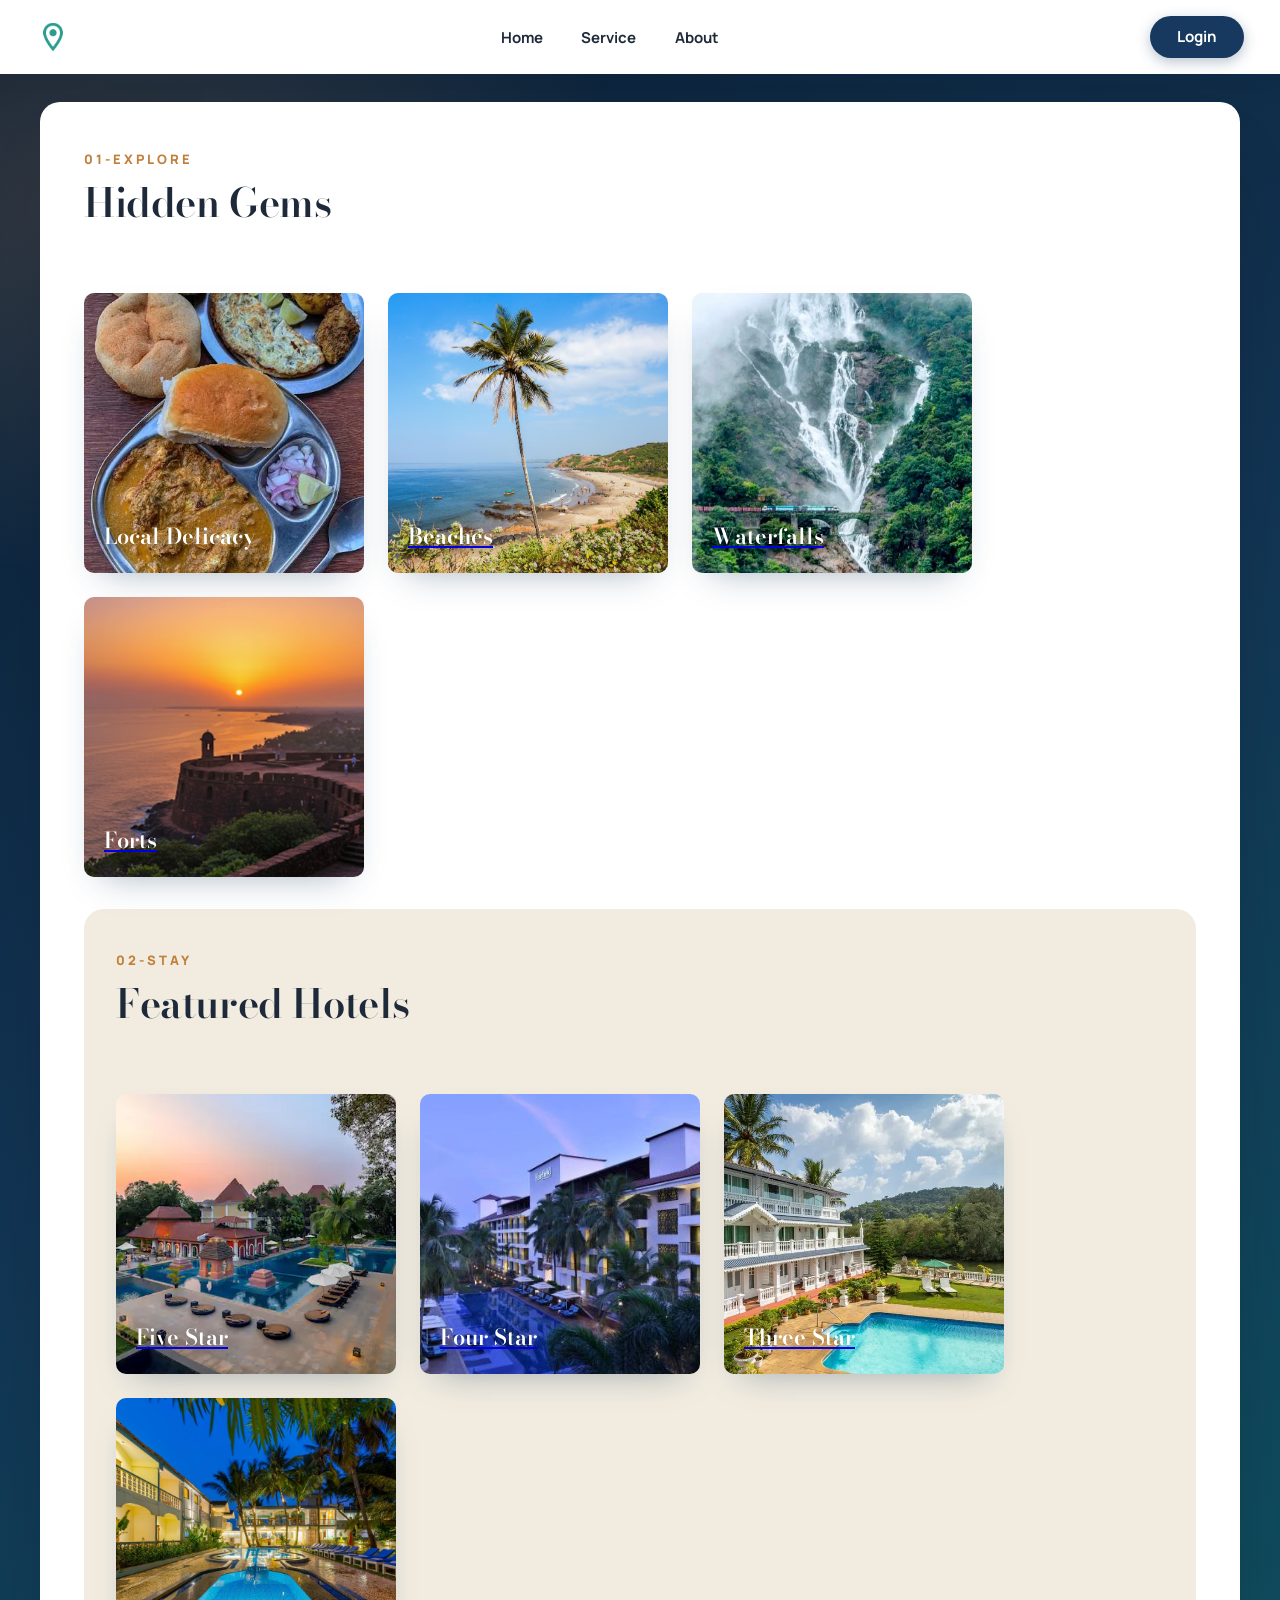
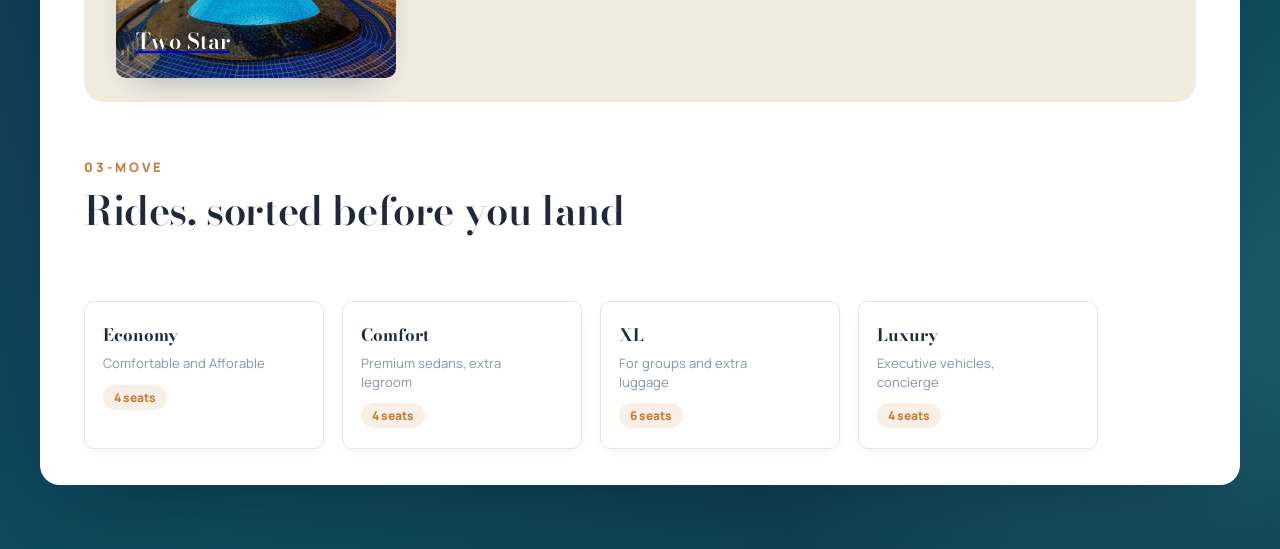
<file: index.html>
<!DOCTYPE html>
<html lang="en">

<head>
    <meta charset="UTF-8">
    <meta name="viewport" content="width=device-width, initial-scale=1.0">
    <title>GoGOA</title>
    <link rel="stylesheet" href="./index.css">
    <script src="./index.js" defer></script>
</head>

<body>
    <nav>
        <a href="https://joyel-fernandes.github.io/GoGoa/">
            <div class="logo"><img id="logoImg" src="./images/logo.png" alt="GoGOA"></div>
        </a>
        <ul class="nav-links">
            <li><a href="https://joyel-fernandes.github.io/GoGoa/">Home</a></li>
            <li><a href="./service-page/service.html">Service</a></li>
            <li><a href="#">About</a></li>
        </ul>
        <div class="btns">
            <a href="./login-page/login.html"> <button class="btn">Login</button></a>
        </div>
    </nav>

    <div class="main-content">
        <h3 class="heading-point yellow">01-EXPLORE</h3>
        <h1 class="heading-point">Hidden Gems</h1>

        <div id="destinationsImageContainer">

            <a href="./hotel-page/localD-page.html" style="text-decoration: none; color: inherit;">
                <div class="destinations-container" id="localDelicacy" onclick="">
                    <div>
                        <h2 class="main-pd-text">Local Delicacy</h2>
                    </div>
                </div>
            </a>

            <a href="./discover/beaches-page/beaches.html">
                <div class="destinations-container" id="beaches">
                    <div>
                        <h2 class="main-pd-text">Beaches</h2>
                    </div>

                </div>
            </a>

            <a href="./discover/waterfall-page /waterfall.html">
                <div class="destinations-container" id="waterfalls">
                    <div>
                        <h2 class="main-pd-text">Waterfalls</h2>
                    </div>

                </div>
            </a>

            <a href="./discover/fort-page /forts.html">
                <div class="destinations-container" id="forts">
                    <div>
                        <h2 class="main-pd-text">Forts</h2>
                    </div>
                </div>
            </a>



            <!-- <div class="destinations-container" id="religiousPlaces">
                <div>
                    <h2 class="main-pd-text">Religious Places</h2>
                </div>

            </div> -->
        </div>
        <div id="hotels">
            <h3 class="heading-point yellow">02-STAY</h3>
            <h1 class="heading-point">Featured Hotels</h1>

            <div id="hotelContainer">

                <a href="./stay-page/five-star/fiveS.html">
                    <div class="destinations-container" id="fiveStar">
                        <div>
                            <h2 class="main-pd-text">Five Star</h2>
                        </div>
                    </div>
                </a>

                <a href="./stay-page/four-star/fourS.html">
                    <div class="destinations-container" id="fourStar">
                        <div>
                            <h2 class="main-pd-text">Four Star</h2>
                        </div>
                    </div>
                </a>

                <a href="./stay-page/three-star/threeS.html">
                    <div class="destinations-container" id="threeStar">
                        <div>
                            <h2 class="main-pd-text">Three Star</h2>
                        </div>
                    </div>
                </a>

                <a href="./stay-page/two-star/twoS.html">
                    <div class="destinations-container" id="twoStar">
                        <div>
                            <h2 class="main-pd-text">Two Star</h2>
                        </div>
                    </div>
                </a>

            </div>
        </div>

        <div id="transportContainer">
            <h3 class="heading-point yellow">03-MOVE</h3>
            <h1 class="heading-point">Rides, sorted before you land</h1>

            <div id="rideOption">
                <div class="ride-option">
                    <div>
                        <p class="ride-type">Economy</p>
                    </div>
                    <div>
                        <p class="ride-description">Comfortable and Afforable</p>
                    </div>
                    <div>
                        <p class="seat-no">4 seats</p>
                    </div>
                </div>

                <div class="ride-option">
                    <div>
                        <p class="ride-type">Comfort</p>
                    </div>
                    <div>
                        <p class="ride-description">Premium sedans, extra legroom</p>
                    </div>
                    <div>
                        <p class="seat-no">4 seats</p>
                    </div>
                </div>

                <div class="ride-option">
                    <div>
                        <p class="ride-type">XL</p>
                    </div>
                    <div>
                        <p class="ride-description">For groups and extra luggage</p>
                    </div>
                    <div>
                        <p class="seat-no">6 seats</p>
                    </div>
                </div>

                <div class="ride-option">
                    <div>
                        <p class="ride-type">Luxury</p>
                    </div>
                    <div>
                        <p class="ride-description">Executive vehicles, concierge</p>
                    </div>
                    <div>
                        <p class="seat-no">4 seats</p>
                    </div>
                </div>
            </div>
        </div>
    </div>
</body>

</html>
</file>
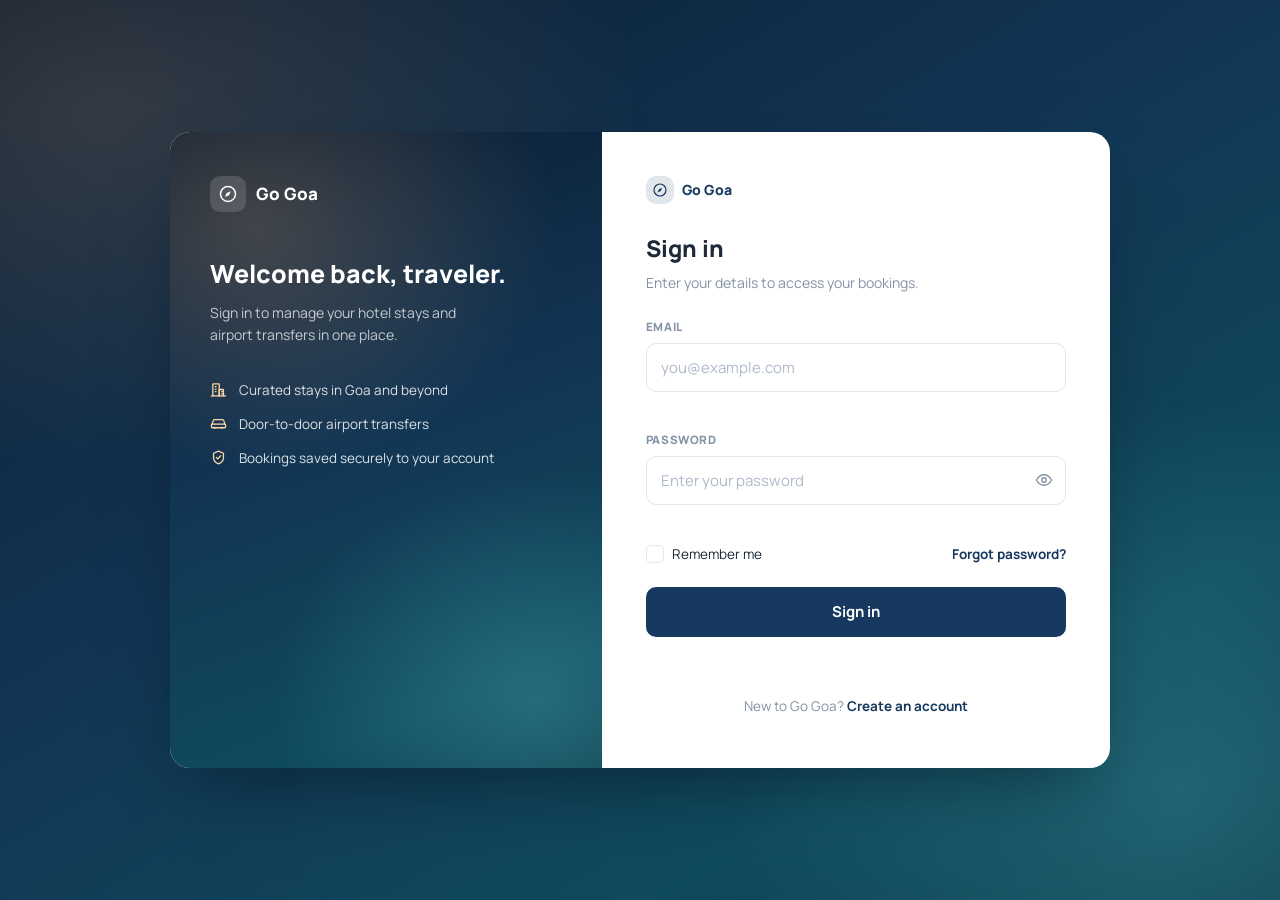
<file: login-page/login.html>
<!DOCTYPE html>
<html lang="en">

<head>
    <meta charset="UTF-8" />
    <meta name="viewport" content="width=device-width, initial-scale=1.0" />
    <meta name="color-scheme" content="light" />
    <title>Sign In — Go Goa</title>
    <link rel="preconnect" href="https://fonts.googleapis.com" />
    <link rel="preconnect" href="https://fonts.gstatic.com" crossorigin />
    <link href="https://fonts.googleapis.com/css2?family=Manrope:wght@400;500;600;700;800&display=swap"
        rel="stylesheet" />
    <div class="auth-card">
        <link rel="stylesheet" href="./login.css">
        <script src="./login.js" defer></script>
</head>

<body>
    <aside class="brand-panel">
        <div class="brand-mark">
            <div class="brand-badge">
                <svg viewBox="0 0 24 24" fill="none" xmlns="http://www.w3.org/2000/svg">
                    <circle cx="12" cy="12" r="9" stroke="currentColor" stroke-width="1.8" />
                    <path d="M15.3 8.7l-2.1 4.9-4.9 2.1 2.1-4.9 4.9-2.1z" fill="currentColor" />
                </svg>
            </div>
            <span class="brand-name">Go Goa</span>
        </div>

        <div class="brand-copy">
            <h1>Welcome back, traveler.</h1>
            <p>Sign in to manage your hotel stays and airport transfers in one place.</p>
        </div>

        <ul class="brand-features">
            <li>
                <svg viewBox="0 0 24 24" fill="none" xmlns="http://www.w3.org/2000/svg">
                    <path d="M4 21V5a1 1 0 0 1 1-1h7a1 1 0 0 1 1 1v16" stroke="currentColor" stroke-width="1.8"
                        stroke-linecap="round" stroke-linejoin="round" />
                    <path d="M13 21v-8a1 1 0 0 1 1-1h4a1 1 0 0 1 1 1v8" stroke="currentColor" stroke-width="1.8"
                        stroke-linecap="round" stroke-linejoin="round" />
                    <path d="M7.5 8h1M7.5 11.5h1M7.5 15h1M16.5 15h1M16.5 18h1" stroke="currentColor" stroke-width="1.8"
                        stroke-linecap="round" />
                    <path d="M2 21h20" stroke="currentColor" stroke-width="1.8" stroke-linecap="round" />
                </svg>
                Curated stays in Goa and beyond
            </li>
            <li>
                <svg viewBox="0 0 24 24" fill="none" xmlns="http://www.w3.org/2000/svg">
                    <path d="M3 13l1.5-5A2 2 0 0 1 6.4 6.5h11.2a2 2 0 0 1 1.9 1.5L21 13" stroke="currentColor"
                        stroke-width="1.8" stroke-linecap="round" stroke-linejoin="round" />
                    <rect x="2" y="13" width="20" height="5" rx="1.5" stroke="currentColor" stroke-width="1.8" />
                    <circle cx="7" cy="18" r="1.4" fill="currentColor" />
                    <circle cx="17" cy="18" r="1.4" fill="currentColor" />
                </svg>
                Door-to-door airport transfers
            </li>
            <li>
                <svg viewBox="0 0 24 24" fill="none" xmlns="http://www.w3.org/2000/svg">
                    <path d="M12 3l7 3v6c0 4.5-3 7.5-7 9-4-1.5-7-4.5-7-9V6l7-3z" stroke="currentColor"
                        stroke-width="1.8" stroke-linejoin="round" />
                    <path d="M9 12l2 2 4-4.5" stroke="currentColor" stroke-width="1.8" stroke-linecap="round"
                        stroke-linejoin="round" />
                </svg>
                Bookings saved securely to your account
            </li>
        </ul>
    </aside>

    <div class="form-panel">

        <div class="view active" id="view-signin">
            <div class="form-logo">
                <div class="brand-badge">
                    <svg viewBox="0 0 24 24" fill="none" xmlns="http://www.w3.org/2000/svg">
                        <circle cx="12" cy="12" r="9" stroke="currentColor" stroke-width="1.8" />
                        <path d="M15.3 8.7l-2.1 4.9-4.9 2.1 2.1-4.9 4.9-2.1z" fill="currentColor" />
                    </svg>
                </div>
                <span class="brand-name">Go Goa</span>
            </div>

            <h2>Sign in</h2>
            <p class="form-subtext">Enter your details to access your bookings.</p>

            <form id="signin-form" novalidate>
                <div class="field">
                    <label for="email">Email</label>
                    <input type="email" id="email" placeholder="you@example.com" autocomplete="email" required />
                    <span class="error-text" id="email-error"></span>
                </div>

                <div class="field">
                    <label for="password">Password</label>
                    <div class="password-wrap">
                        <input type="password" id="password" placeholder="Enter your password"
                            autocomplete="current-password" required />
                        <button type="button" class="toggle-password" id="toggle-password" aria-label="Show password">
                            <svg class="icon-eye" viewBox="0 0 24 24" fill="none" xmlns="http://www.w3.org/2000/svg">
                                <path d="M2 12s3.5-7 10-7 10 7 10 7-3.5 7-10 7-10-7-10-7z" stroke="currentColor"
                                    stroke-width="1.8" stroke-linecap="round" stroke-linejoin="round" />
                                <circle cx="12" cy="12" r="3" stroke="currentColor" stroke-width="1.8" />
                            </svg>
                            <svg class="icon-eye-off" viewBox="0 0 24 24" fill="none"
                                xmlns="http://www.w3.org/2000/svg">
                                <path d="M9.9 9.9a3 3 0 0 0 4.2 4.2" stroke="currentColor" stroke-width="1.8"
                                    stroke-linecap="round" stroke-linejoin="round" />
                                <path
                                    d="M6.6 6.6C4 8.3 2 12 2 12s3.5 7 10 7c1.3 0 2.5-.3 3.6-.7M10.6 5.2A10.6 10.6 0 0 1 12 5c6.5 0 10 7 10 7a15.6 15.6 0 0 1-3.4 4.3"
                                    stroke="currentColor" stroke-width="1.8" stroke-linecap="round"
                                    stroke-linejoin="round" />
                                <path d="M3 3l18 18" stroke="currentColor" stroke-width="1.8" stroke-linecap="round" />
                            </svg>
                        </button>
                    </div>
                    <span class="error-text" id="password-error"></span>
                </div>

                <div class="form-row">
                    <label class="checkbox">
                        <input type="checkbox" id="remember" />
                        <span class="checkbox-box"></span>
                        Remember me
                    </label>
                    <button type="button" class="link-btn" id="forgot-link">Forgot password?</button>
                </div>

                <button type="submit" class="btn-primary" id="signin-btn">
                    <span class="spinner"></span>
                    <span class="btn-text">Sign in</span>
                </button>

                <div class="status" id="signin-status" aria-live="polite"></div>
            </form>

            <p class="switch-text">New to Go Goa? <a href="#" id="signup-link">Create an account</a></p>
        </div>

        <div class="view" id="view-reset">
            <button type="button" class="back-btn" id="back-to-signin">
                <svg viewBox="0 0 24 24" fill="none" xmlns="http://www.w3.org/2000/svg">
                    <path d="M19 12H5M11 6l-6 6 6 6" stroke="currentColor" stroke-width="1.8" stroke-linecap="round"
                        stroke-linejoin="round" />
                </svg>
                Back to sign in
            </button>

            <h2>Reset your password</h2>
            <p class="form-subtext">Enter the email linked to your account and we'll send a reset link.</p>

            <form id="reset-form" novalidate>
                <div class="field">
                    <label for="reset-email">Email</label>
                    <input type="email" id="reset-email" placeholder="you@example.com" autocomplete="email" required />
                    <span class="error-text" id="reset-email-error"></span>
                </div>

                <button type="submit" class="btn-primary">Send reset link</button>

                <div class="status" id="reset-status" aria-live="polite"></div>
            </form>
        </div>

    </div>
    </div>

</body>

</html>
</file>
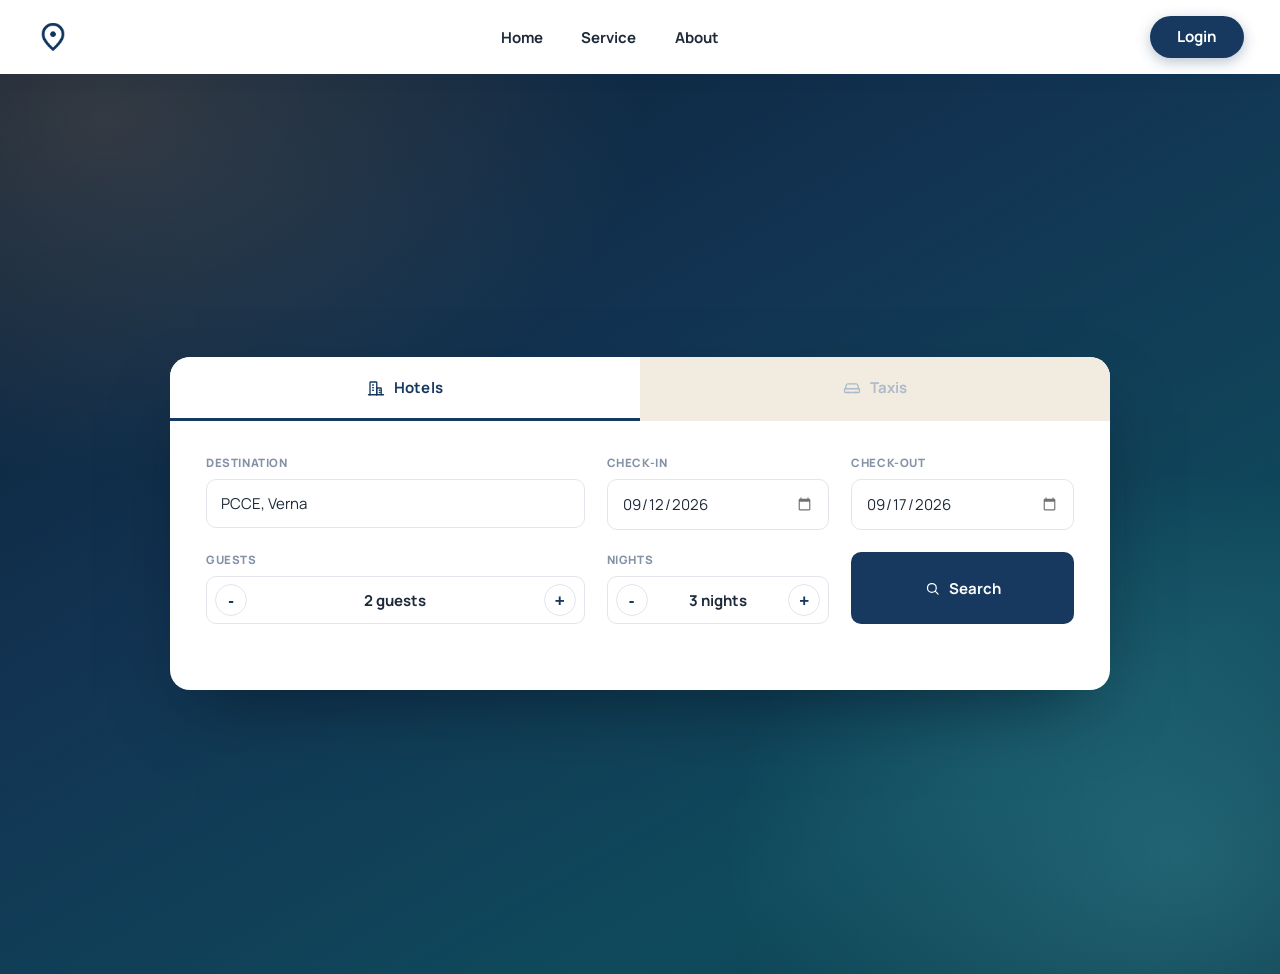
<file: service-page/service.html>
<!DOCTYPE html>
<html lang="en">

<head>
  <meta charset="UTF-8" />
  <meta name="viewport" content="width=device-width, initial-scale=1.0" />
  <title>Book a Stay & a Ride</title>
  <link rel="preconnect" href="https://fonts.googleapis.com" />
  <link rel="preconnect" href="https://fonts.gstatic.com" crossorigin />
  <link href="https://fonts.googleapis.com/css2?family=Manrope:wght@400;500;600;700;800&display=swap"
    rel="stylesheet" />
  <link rel="stylesheet" href="./service.css">
  <script src="./service.js" defer></script>
</head>



<body>
  <nav>
  <a href="https://joyel-fernandes.github.io/GoGoa/">
    <div class="logo"><img id="logoImg" src="./logo.png" alt="GoGOA"></div>
  </a>
  <ul class="nav-links">
    <li><a href="https://joyel-fernandes.github.io/GoGoa/">Home</a></li>
    <li><a href="./service-page/service.html">Service</a></li>
    <li><a href="#">About</a></li>
  </ul>
  <div class="btns">
    <a href="./login-page/login.html"> <button class="btn">Login</button></a>
  </div>
</nav>
  
<div class="bdy-min">
    <div class="widget">

      <div class="tabs" role="tablist" aria-label="Booking type">
        <button type="button" class="tab active" id="tab-hotels" role="tab" aria-selected="true"
          aria-controls="panel-hotels" data-target="panel-hotels">
          <svg viewBox="0 0 24 24" fill="none" xmlns="http://www.w3.org/2000/svg">
            <path d="M4 21V5a1 1 0 0 1 1-1h7a1 1 0 0 1 1 1v16" stroke="currentColor" stroke-width="1.8"
              stroke-linecap="round" stroke-linejoin="round" />
            <path d="M13 21v-8a1 1 0 0 1 1-1h4a1 1 0 0 1 1 1v8" stroke="currentColor" stroke-width="1.8"
              stroke-linecap="round" stroke-linejoin="round" />
            <path d="M7.5 8h1M7.5 11.5h1M7.5 15h1M16.5 15h1M16.5 18h1" stroke="currentColor" stroke-width="1.8"
              stroke-linecap="round" />
            <path d="M2 21h20" stroke="currentColor" stroke-width="1.8" stroke-linecap="round" />
          </svg>
          <span>Hotels</span>
        </button>
        <button type="button" class="tab" id="tab-taxis" role="tab" aria-selected="false" aria-controls="panel-taxis"
          data-target="panel-taxis">
          <svg viewBox="0 0 24 24" fill="none" xmlns="http://www.w3.org/2000/svg">
            <path d="M3 13l1.5-5A2 2 0 0 1 6.4 6.5h11.2a2 2 0 0 1 1.9 1.5L21 13" stroke="currentColor"
              stroke-width="1.8" stroke-linecap="round" stroke-linejoin="round" />
            <rect x="2" y="13" width="20" height="5" rx="1.5" stroke="currentColor" stroke-width="1.8" />
            <circle cx="7" cy="18" r="1.4" fill="currentColor" />
            <circle cx="17" cy="18" r="1.4" fill="currentColor" />
          </svg>
          <span>Taxis</span>
        </button>
      </div>

      <div class="panels">

        <form class="panel active" id="panel-hotels" role="tabpanel" aria-labelledby="tab-hotels" novalidate>
          <div class="row">
            <div class="field">
              <label for="destination">Destination</label>
              <input type="text" id="destination" value="PCCE, Verna" placeholder="Where are you going?"
                required />
            </div>
            <div class="field">
              <label for="checkin">Check-in</label>
              <input type="date" id="checkin" value="2026-09-12" required />
            </div>
            <div class="field">
              <label for="checkout">Check-out</label>
              <input type="date" id="checkout" value="2026-09-17" required />
            </div>
          </div>

          <div class="row">
            <div class="field">
              <label>Guests</label>
              <div class="stepper">
                <button type="button" class="stepper-btn" id="guests-minus" aria-label="Decrease guests">-</button>
                <span class="stepper-value" id="guests-value" aria-live="polite">2 guests</span>
                <button type="button" class="stepper-btn" id="guests-plus" aria-label="Increase guests">+</button>
              </div>
            </div>
            <div class="field">
              <label>Nights</label>
              <div class="stepper">
                <button type="button" class="stepper-btn" id="nights-minus" aria-label="Decrease nights">-</button>
                <span class="stepper-value" id="nights-value" aria-live="polite">3 nights</span>
                <button type="button" class="stepper-btn" id="nights-plus" aria-label="Increase nights">+</button>
              </div>
            </div>
            <div class="field field-button">
              <button type="submit" class="btn-primary">
                <svg viewBox="0 0 24 24" fill="none" xmlns="http://www.w3.org/2000/svg">
                  <circle cx="11" cy="11" r="7" stroke="currentColor" stroke-width="2" />
                  <path d="M21 21l-4.35-4.35" stroke="currentColor" stroke-width="2" stroke-linecap="round" />
                </svg>
                Search
              </button>
            </div>
          </div>

          <div class="status" id="hotels-status" aria-live="polite"></div>
        </form>

        <form class="panel" id="panel-taxis" role="tabpanel" aria-labelledby="tab-taxis" novalidate>
          <div class="row cols-2">
            <div class="field">
              <label for="pickup">Pickup Location</label>
              <input type="text" id="pickup" value="PCCE, Verna" placeholder="Enter pickup location" required />
            </div>
            <div class="field">
              <label for="dropoff">Drop-off Location</label>
              <input type="text" id="dropoff" placeholder="Enter drop-off location" required />
            </div>
          </div>

          <div class="row cols-2">
            <div class="field">
              <label for="pickup-time">Pickup Date &amp; Time</label>
              <input type="datetime-local" id="pickup-time" required />
            </div>
            <div class="field">
              <label for="vehicle">Vehicle Type</label>
              <select id="vehicle">
                <option>Economy — Comfortable and affordable</option>
                <option>Comfort — Newer cars, extra legroom</option>
                <option>XL — Seats up to 6</option>
                <option>Premium — Luxury cars, top-rated drivers</option>
              </select>
            </div>
          </div>

          <div class="button-row">
            <button type="submit" class="btn-primary btn-compact">
              <svg viewBox="0 0 24 24" fill="none" xmlns="http://www.w3.org/2000/svg">
                <circle cx="11" cy="11" r="7" stroke="currentColor" stroke-width="2" />
                <path d="M21 21l-4.35-4.35" stroke="currentColor" stroke-width="2" stroke-linecap="round" />
              </svg>
              Find rides
            </button>
          </div>

          <div class="status" id="taxis-status" aria-live="polite"></div>
        </form>

      </div>
    </div>
  </div>
</body>

</html>
</file>
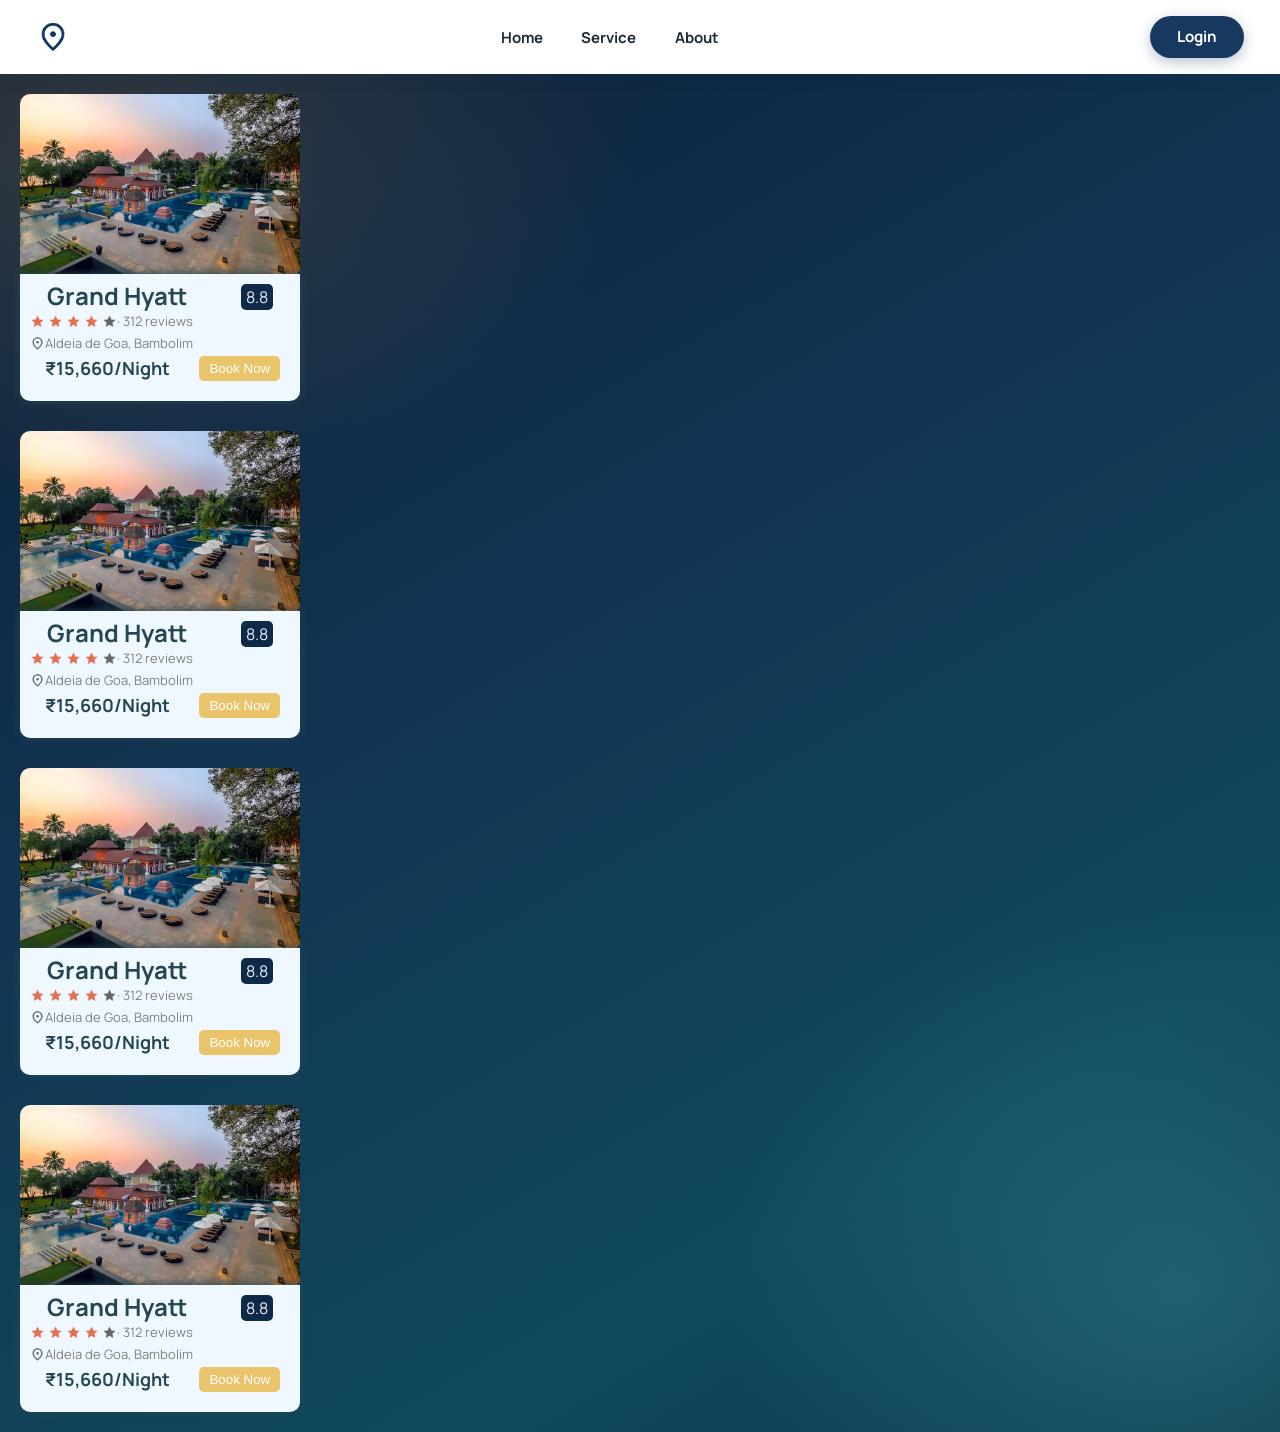
<file: stay-page/three-star/threeS.html>
<!DOCTYPE html>
<html lang="en">

<head>
    <meta charset="UTF-8">
    <meta name="viewport" content="width=device-width, initial-scale=1.0">
    <title>Three Star Hotels </title>
    <link rel="stylesheet" href="./threeS.css">
</head>

<body>
    <nav>
        <a href="https://joyel-fernandes.github.io/GoGoa/">
            <div class="logo"><img id="logoImg" src="./logo.png" alt="GoGOA"></div>
        </a>
        <ul class="nav-links">
            <li><a href="https://joyel-fernandes.github.io/GoGoa/">Home</a></li>
            <li><a href="./service-page/service.html">Service</a></li>
            <li><a href="#">About</a></li>
        </ul>
        <div class="btns">
            <a href="./login-page/login.html"> <button class="btn">Login</button></a>
        </div>
    </nav>

    <!-- First Hotel -->
    <div class="hotel">
        <div class="hotel-pic hyatt-hotel">
        </div>
        <div class="hotel-description">
            <div class="hotel-d1">
                <div>
                    <p class="hotel-name">Grand Hyatt</p>
                </div>
                <div>
                    <p class="hotel-rating">8.8</p>
                </div>
            </div>

            <div class="hotel-d2">
                <div class="hotel-stars">
                    <img class="stars" src="./yellow-star.png" alt="1star">
                    <img class="stars" src="./yellow-star.png" alt="1star">
                    <img class="stars" src="./yellow-star.png" alt="1star">
                    <img class="stars" src="./yellow-star.png" alt="1star">
                    <img class="stars" src="./gray-star.png" alt="1star">
                </div>

                <div>
                    <p class="reviews">· 312 reviews</p>
                </div>
            </div>

            <div class="hotel-d3">
                <div><img class="stars" src="./location-icon.png" alt="send location brathar">
                </div>
                <div>
                    <p class="reviews">Aldeia de Goa, Bambolim</p>
                </div>
            </div>

            <div class="hotel-d4">
                <div>
                    <p class="price">₹15,660/Night</p>
                </div>
                <div><button class="hotel-booking">Book Now</button></div>
            </div>
        </div>

    </div>

    <div class="hotel">
        <div class="hotel-pic hyatt-hotel">
        </div>
        <div class="hotel-description">
            <div class="hotel-d1">
                <div>
                    <p class="hotel-name">Grand Hyatt</p>
                </div>
                <div>
                    <p class="hotel-rating">8.8</p>
                </div>
            </div>

            <div class="hotel-d2">
                <div class="hotel-stars">
                    <img class="stars" src="./yellow-star.png" alt="1star">
                    <img class="stars" src="./yellow-star.png" alt="1star">
                    <img class="stars" src="./yellow-star.png" alt="1star">
                    <img class="stars" src="./yellow-star.png" alt="1star">
                    <img class="stars" src="./gray-star.png" alt="1star">
                </div>

                <div>
                    <p class="reviews">· 312 reviews</p>
                </div>
            </div>

            <div class="hotel-d3">
                <div><img class="stars" src="./location-icon.png" alt="send location brathar">
                </div>
                <div>
                    <p class="reviews">Aldeia de Goa, Bambolim</p>
                </div>
            </div>

            <div class="hotel-d4">
                <div>
                    <p class="price">₹15,660/Night</p>
                </div>
                <div><button class="hotel-booking">Book Now</button></div>
            </div>
        </div>

    </div>

    <div class="hotel">
        <div class="hotel-pic hyatt-hotel">
        </div>
        <div class="hotel-description">
            <div class="hotel-d1">
                <div>
                    <p class="hotel-name">Grand Hyatt</p>
                </div>
                <div>
                    <p class="hotel-rating">8.8</p>
                </div>
            </div>

            <div class="hotel-d2">
                <div class="hotel-stars">
                    <img class="stars" src="./yellow-star.png" alt="1star">
                    <img class="stars" src="./yellow-star.png" alt="1star">
                    <img class="stars" src="./yellow-star.png" alt="1star">
                    <img class="stars" src="./yellow-star.png" alt="1star">
                    <img class="stars" src="./gray-star.png" alt="1star">
                </div>

                <div>
                    <p class="reviews">· 312 reviews</p>
                </div>
            </div>

            <div class="hotel-d3">
                <div><img class="stars" src="./location-icon.png" alt="send location brathar">
                </div>
                <div>
                    <p class="reviews">Aldeia de Goa, Bambolim</p>
                </div>
            </div>

            <div class="hotel-d4">
                <div>
                    <p class="price">₹15,660/Night</p>
                </div>
                <div><button class="hotel-booking">Book Now</button></div>
            </div>
        </div>

    </div>

    <div class="hotel">
        <div class="hotel-pic hyatt-hotel">
        </div>
        <div class="hotel-description">
            <div class="hotel-d1">
                <div>
                    <p class="hotel-name">Grand Hyatt</p>
                </div>
                <div>
                    <p class="hotel-rating">8.8</p>
                </div>
            </div>

            <div class="hotel-d2">
                <div class="hotel-stars">
                    <img class="stars" src="./yellow-star.png" alt="1star">
                    <img class="stars" src="./yellow-star.png" alt="1star">
                    <img class="stars" src="./yellow-star.png" alt="1star">
                    <img class="stars" src="./yellow-star.png" alt="1star">
                    <img class="stars" src="./gray-star.png" alt="1star">
                </div>

                <div>
                    <p class="reviews">· 312 reviews</p>
                </div>
            </div>

            <div class="hotel-d3">
                <div><img class="stars" src="./location-icon.png" alt="send location brathar">
                </div>
                <div>
                    <p class="reviews">Aldeia de Goa, Bambolim</p>
                </div>
            </div>

            <div class="hotel-d4">
                <div>
                    <p class="price">₹15,660/Night</p>
                </div>
                <div><button class="hotel-booking">Book Now</button></div>
            </div>
        </div>

    </div>



</body>

</html>
</file>
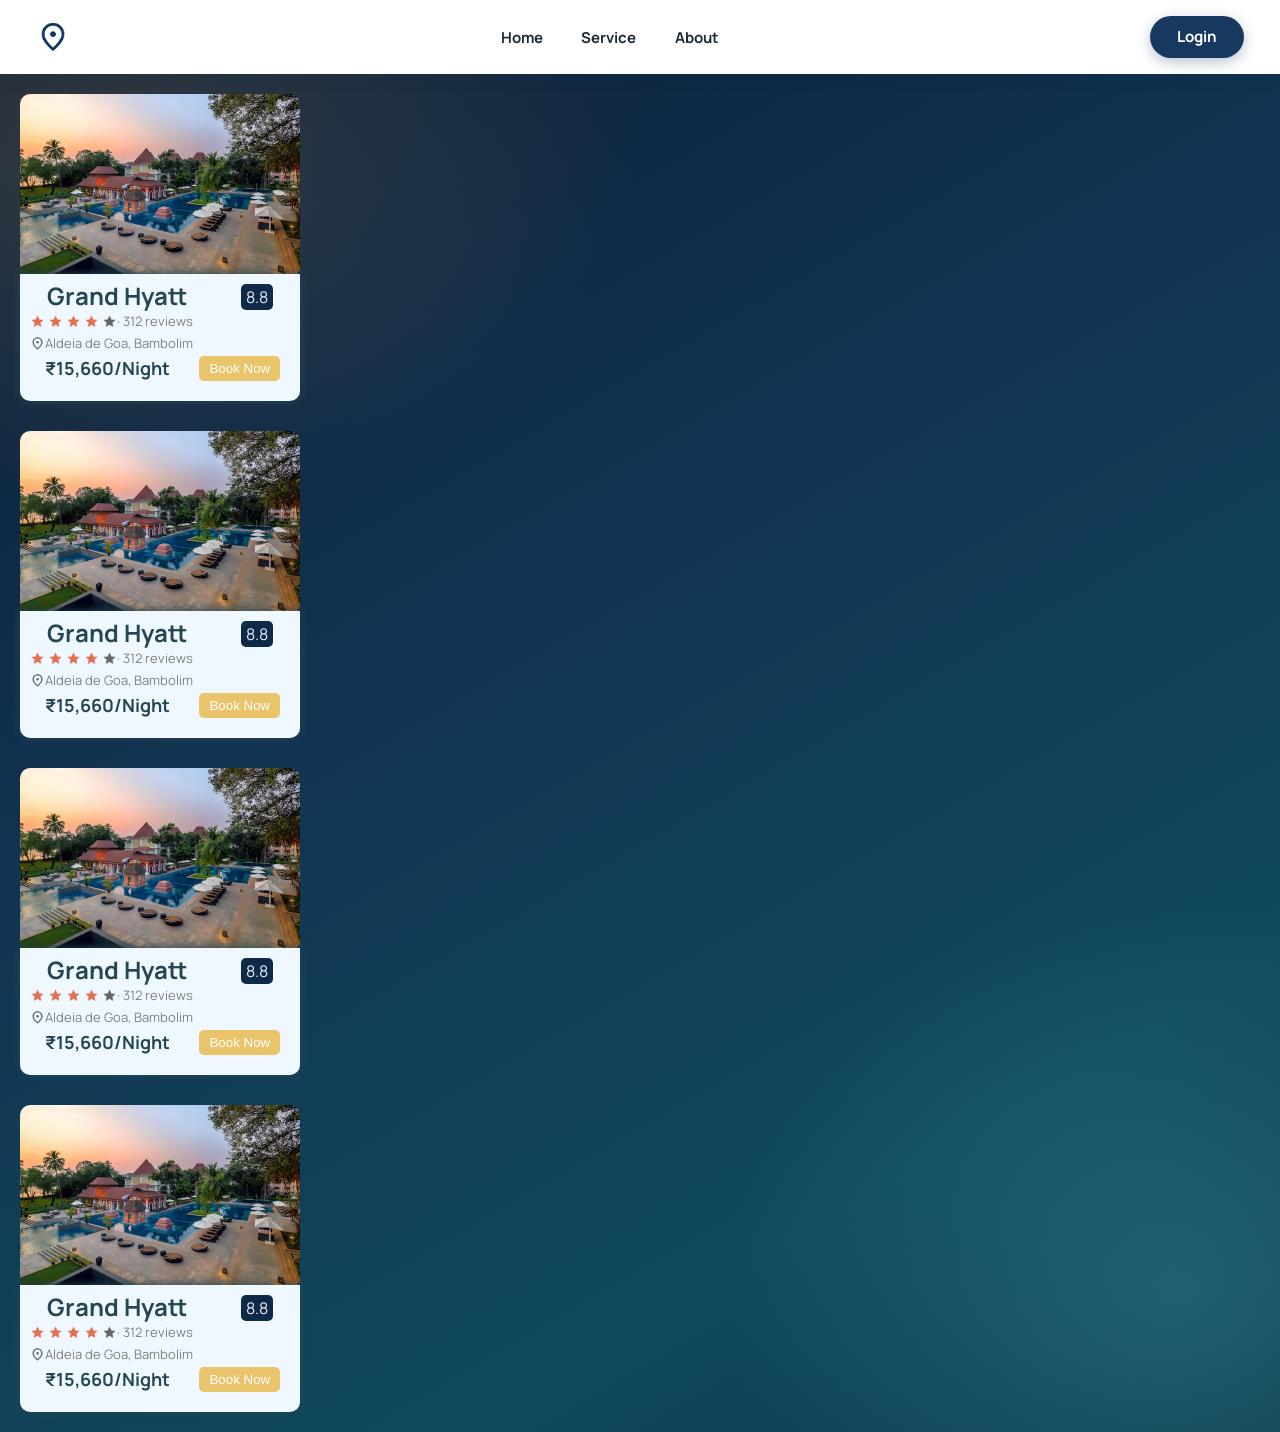
<file: stay-page/two-star/twoS.html>
<!DOCTYPE html>
<html lang="en">

<head>
    <meta charset="UTF-8">
    <meta name="viewport" content="width=device-width, initial-scale=1.0">
    <title>Two Star Hotels </title>
    <link rel="stylesheet" href="./twoS.css">
</head>

<body>
    <nav>
        <a href="https://joyel-fernandes.github.io/GoGoa/">
            <div class="logo"><img id="logoImg" src="./logo.png" alt="GoGOA"></div>
        </a>
        <ul class="nav-links">
            <li><a href="https://joyel-fernandes.github.io/GoGoa/">Home</a></li>
            <li><a href="./service-page/service.html">Service</a></li>
            <li><a href="#">About</a></li>
        </ul>
        <div class="btns">
            <a href="./login-page/login.html"> <button class="btn">Login</button></a>
        </div>
    </nav>

    <!-- First Hotel -->
    <div class="hotel">
        <div class="hotel-pic hyatt-hotel">
        </div>
        <div class="hotel-description">
            <div class="hotel-d1">
                <div>
                    <p class="hotel-name">Grand Hyatt</p>
                </div>
                <div>
                    <p class="hotel-rating">8.8</p>
                </div>
            </div>

            <div class="hotel-d2">
                <div class="hotel-stars">
                    <img class="stars" src="./yellow-star.png" alt="1star">
                    <img class="stars" src="./yellow-star.png" alt="1star">
                    <img class="stars" src="./yellow-star.png" alt="1star">
                    <img class="stars" src="./yellow-star.png" alt="1star">
                    <img class="stars" src="./gray-star.png" alt="1star">
                </div>

                <div>
                    <p class="reviews">· 312 reviews</p>
                </div>
            </div>

            <div class="hotel-d3">
                <div><img class="stars" src="./location-icon.png" alt="send location brathar">
                </div>
                <div>
                    <p class="reviews">Aldeia de Goa, Bambolim</p>
                </div>
            </div>

            <div class="hotel-d4">
                <div>
                    <p class="price">₹15,660/Night</p>
                </div>
                <div><button class="hotel-booking">Book Now</button></div>
            </div>
        </div>

    </div>

    <div class="hotel">
        <div class="hotel-pic hyatt-hotel">
        </div>
        <div class="hotel-description">
            <div class="hotel-d1">
                <div>
                    <p class="hotel-name">Grand Hyatt</p>
                </div>
                <div>
                    <p class="hotel-rating">8.8</p>
                </div>
            </div>

            <div class="hotel-d2">
                <div class="hotel-stars">
                    <img class="stars" src="./yellow-star.png" alt="1star">
                    <img class="stars" src="./yellow-star.png" alt="1star">
                    <img class="stars" src="./yellow-star.png" alt="1star">
                    <img class="stars" src="./yellow-star.png" alt="1star">
                    <img class="stars" src="./gray-star.png" alt="1star">
                </div>

                <div>
                    <p class="reviews">· 312 reviews</p>
                </div>
            </div>

            <div class="hotel-d3">
                <div><img class="stars" src="./location-icon.png" alt="send location brathar">
                </div>
                <div>
                    <p class="reviews">Aldeia de Goa, Bambolim</p>
                </div>
            </div>

            <div class="hotel-d4">
                <div>
                    <p class="price">₹15,660/Night</p>
                </div>
                <div><button class="hotel-booking">Book Now</button></div>
            </div>
        </div>

    </div>

    <div class="hotel">
        <div class="hotel-pic hyatt-hotel">
        </div>
        <div class="hotel-description">
            <div class="hotel-d1">
                <div>
                    <p class="hotel-name">Grand Hyatt</p>
                </div>
                <div>
                    <p class="hotel-rating">8.8</p>
                </div>
            </div>

            <div class="hotel-d2">
                <div class="hotel-stars">
                    <img class="stars" src="./yellow-star.png" alt="1star">
                    <img class="stars" src="./yellow-star.png" alt="1star">
                    <img class="stars" src="./yellow-star.png" alt="1star">
                    <img class="stars" src="./yellow-star.png" alt="1star">
                    <img class="stars" src="./gray-star.png" alt="1star">
                </div>

                <div>
                    <p class="reviews">· 312 reviews</p>
                </div>
            </div>

            <div class="hotel-d3">
                <div><img class="stars" src="./location-icon.png" alt="send location brathar">
                </div>
                <div>
                    <p class="reviews">Aldeia de Goa, Bambolim</p>
                </div>
            </div>

            <div class="hotel-d4">
                <div>
                    <p class="price">₹15,660/Night</p>
                </div>
                <div><button class="hotel-booking">Book Now</button></div>
            </div>
        </div>

    </div>

    <div class="hotel">
        <div class="hotel-pic hyatt-hotel">
        </div>
        <div class="hotel-description">
            <div class="hotel-d1">
                <div>
                    <p class="hotel-name">Grand Hyatt</p>
                </div>
                <div>
                    <p class="hotel-rating">8.8</p>
                </div>
            </div>

            <div class="hotel-d2">
                <div class="hotel-stars">
                    <img class="stars" src="./yellow-star.png" alt="1star">
                    <img class="stars" src="./yellow-star.png" alt="1star">
                    <img class="stars" src="./yellow-star.png" alt="1star">
                    <img class="stars" src="./yellow-star.png" alt="1star">
                    <img class="stars" src="./gray-star.png" alt="1star">
                </div>

                <div>
                    <p class="reviews">· 312 reviews</p>
                </div>
            </div>

            <div class="hotel-d3">
                <div><img class="stars" src="./location-icon.png" alt="send location brathar">
                </div>
                <div>
                    <p class="reviews">Aldeia de Goa, Bambolim</p>
                </div>
            </div>

            <div class="hotel-d4">
                <div>
                    <p class="price">₹15,660/Night</p>
                </div>
                <div><button class="hotel-booking">Book Now</button></div>
            </div>
        </div>

    </div>



</body>

</html>
</file>
<file: index.css>
@import url('https://fonts.googleapis.com/css2?family=Bodoni+Moda:wght@500;600;700;800&family=Manrope:wght@400;500;600;700;800&display=swap');

:root {
  --navy: #17395f;
  --navy-dark: #0f2a49;
  --navy-soft: rgba(23, 57, 95, 0.12);
  --cream: #f2ece0;
  --ink: #1e2a3a;
  --muted: #8592a6;
  --border: #e2e5eb;
  --white: #ffffff;
  --accent: #c17f3a;
  --radius-lg: 20px;
  --radius-md: 10px;
  --font-display: 'Bodoni Moda', Georgia, serif;
  --font-body: 'Manrope', 'Segoe UI', -apple-system, BlinkMacSystemFont, sans-serif;
}

* {
  margin: 0;
  padding: 0;
  border: 0;
  box-sizing: border-box;
}

html {
  scroll-behavior: smooth;
}

::selection {
  background: var(--navy);
  color: var(--white);
}

body {
  font-family: var(--font-body);
  color: var(--ink);
  min-height: 100vh;
  overflow-x: hidden;
  background:
    radial-gradient(ellipse 900px 600px at 8% 10%, rgba(255, 183, 122, 0.16), transparent 60%),
    radial-gradient(ellipse 820px 700px at 92% 90%, rgba(70, 163, 176, 0.32), transparent 55%),
    linear-gradient(150deg, #0a1c30 0%, #123453 42%, #0f4a5c 78%, #0c3a4a 100%);
}


   /* Navigation */
 
nav {
  width: 100%;
  background: var(--white);
  padding: 16px 36px;
  position: sticky;
  top: 0;
  z-index: 100;
  display: flex;
  align-items: center;
  justify-content: space-between;
  box-shadow: 0 2px 16px rgba(23, 57, 95, 0.08);
  transition: box-shadow 0.25s ease, padding 0.25s ease;
}

nav.scrolled {
  padding: 11px 36px;
  box-shadow: 0 10px 30px rgba(23, 57, 95, 0.16);
}

.logo {
  display: flex;
  align-items: center;
}

#logoImg {
  height: 34px;
  display: block;
}

.nav-links {
  list-style: none;
  display: flex;
  gap: 2.4rem;
  align-items: center;
}

.nav-links li a {
  text-decoration: none;
  color: var(--ink);
  font-weight: 700;
  font-size: 15px;
  position: relative;
  padding-bottom: 4px;
  transition: color 0.25s ease;
}

.nav-links li a::after {
  content: '';
  position: absolute;
  left: 0;
  bottom: 0;
  width: 0;
  height: 2px;
  background: var(--navy);
  transition: width 0.25s ease;
}

.nav-links li a:hover {
  color: var(--navy);
}

.nav-links li a:hover::after {
  width: 100%;
}

.btns {
  display: flex;
}

.btn {
  padding: 0.65rem 1.7rem;
  border-radius: 30px;
  font-size: 0.95rem;
  font-weight: 700;
  font-family: var(--font-body);
  background: var(--navy);
  box-shadow: 0 4px 14px rgba(23, 57, 95, 0.3);
  transition: background 0.25s ease, box-shadow 0.25s ease, transform 0.15s ease;
  color: var(--white);
  cursor: pointer;
}

.btn:hover {
  background: var(--navy-dark);
  box-shadow: 0 8px 20px rgba(23, 57, 95, 0.4);
  transform: translateY(-2px);
}

/* ============================================
   Main content shell
   ============================================ */
.main-content {
  background: var(--white);
  border-radius: var(--radius-lg);
  max-width: 1200px;
  margin: 28px auto 64px;
  padding: 48px 44px 60px;
  box-shadow: 0 40px 80px -40px rgba(4, 12, 24, 0.4);
}

.heading-point {
  font-family: var(--font-display);
  color: var(--ink);
  margin: 0 0 4px;
}

h3.heading-point {
  font-family: var(--font-body);
  font-size: 13px;
  font-weight: 800;
}

h1.heading-point {
  font-size: clamp(28px, 3.6vw, 40px);
  font-weight: 600;
  letter-spacing: -0.01em;
  margin-bottom: 36px;
}

.heading-point.yellow {
  color: var(--accent);
  letter-spacing: 3px;
  text-transform: uppercase;
}

/* ============================================
   Destination & hotel cards
   (both sections reuse .destinations-container)
   ============================================ */
#destinationsImageContainer,
#hotelContainer {
  display: flex;
  flex-wrap: wrap;
  gap: 24px;
}

.destinations-container {
  position: relative;
  width: 280px;
  min-height: 280px;
  background-repeat: no-repeat;
  background-size: cover;
  background-position: center;
  border-radius: var(--radius-md);
  display: flex;
  align-items: flex-end;
  overflow: hidden;
  cursor: pointer;
  box-shadow: 0 16px 34px -18px rgba(23, 57, 95, 0.4);
  opacity: 1;
  transform: translateY(24px);
  transition: opacity 0.6s ease, transform 0.4s ease, box-shadow 0.3s ease;
}

.destinations-container.in-view {
  opacity: 1;
  transform: translateY(0);
}

.destinations-container:hover {
  transform: translateY(-6px);
  box-shadow: 0 24px 44px -18px rgba(23, 57, 95, 0.5);
}

.destinations-container.in-view:hover {
  transform: translateY(-6px);
}

/* Navy scrim so captions stay legible over any photo,
   and so a card still looks intentional if an image is missing */
.destinations-container::before {
  content: normal;
  position: absolute;
  inset: 0;
  z-index: 0;
  background: linear-gradient(195deg, rgba(23, 57, 95, 0.1) 0%, rgba(15, 42, 73, 0.5) 55%, rgba(9, 26, 45, 0.92) 100%);
}

.destinations-container > div {
  position: relative;
  z-index: 1;
  width: 100%;
}

.main-pd-text {
  font-family: var(--font-display);
  font-weight: 600;
  font-size: 22px;
  color: var(--white);
  margin: 0 20px 20px;
  text-shadow: 0 2px 14px rgba(0, 0, 0, 0.35);
  
}



.destination-price {
  position: relative;
  z-index: 1;
  color: var(--accent);
  font-weight: 800;
  margin: 0 20px 14px;
}

/* Card background photos — paths unchanged from the original file */
#localDelicacy { background-image: url('./images/food1.png'); }
#beaches { background-image: url('./images/baga1.png'); }
#waterfalls { background-image: url('./images/dudhsagar1.png'); }
#forts { background-image: url('./images/chapora2.png'); }
#fiveStar { background-image: url('./images/hotel-pic/hyatt.png'); }
#fourStar { background-image: url('./images/hotel-pic/fairfeild.png'); }
#threeStar { background-image: url('./images/hotel-pic/stonewood.png'); }
#twoStar { background-image: url('./images/hotel-pic/lua-nova.png'); }

/* This one had no image set (url() was empty) — given a warm
   placeholder gradient instead of a broken/blank card. Swap in a
   real photo the same way as the cards above whenever you have one. */
#religiousPlaces {
  background-image: linear-gradient(160deg, #8a6636 0%, #3d2b17 100%);
}

/* ============================================
   Hotels section
   ============================================ */
#hotels {
  background: var(--cream);
  border-radius: var(--radius-lg);
  padding: 42px 32px 48px;
  margin-top: 56px;
}

.hotel {
  margin: 10px;
}

/* ============================================
   Transport / rides
   ============================================ */
#transportContainer {
  margin-top: 56px;
}

#rideOption {
  display: flex;
  flex-wrap: wrap;
  gap: 18px;
  margin-top: 6px;
}

.ride-option {
  position: relative;
  width: 240px;
  min-height: 118px;
  border: 1.5px solid var(--border);
  border-radius: var(--radius-md);
  padding: 20px 40px 20px 18px;
  background: var(--white);
  cursor: pointer;
  box-shadow: 0 4px 14px -8px rgba(23, 57, 95, 0.15);
  opacity: 1;
  transform: translateY(24px);
  transition: opacity 0.6s ease, transform 0.4s ease, border-color 0.25s ease,
    background 0.25s ease, box-shadow 0.25s ease;
}

.ride-option.in-view {
  opacity: 1;
  transform: translateY(0);
}

.ride-option:hover,
.ride-option:focus-visible {
  border-color: var(--navy);
  background: var(--navy-soft);
  box-shadow: 0 16px 30px -18px rgba(23, 57, 95, 0.4);
}

.ride-option.in-view:hover,
.ride-option.in-view:focus-visible {
  transform: translateY(-4px);
}

.ride-option:focus-visible {
  outline: none;
}

.ride-option.selected {
  border-color: var(--navy);
  background: var(--navy-soft);
}

/* Selection indicator, top-right corner — empty ring normally,
   filled with a check mark once picked */
.ride-option::after {
  content: normal;
  position: absolute;
  top: 14px;
  right: 14px;
  width: 20px;
  height: 20px;
  border-radius: 50%;
  border: 1.5px solid var(--border);
  background: var(--white);
  display: flex;
  align-items: center;
  justify-content: center;
  font-size: 11px;
  font-weight: 800;
  color: var(--white);
  transition: background 0.2s ease, border-color 0.2s ease;
}

.ride-option.selected::after {
  content: normal;
  background: var(--navy);
  border-color: var(--navy);
}

.ride-type {
  font-family: var(--font-display);
  color: var(--ink);
  font-weight: 700;
  font-size: 17px;
}

.ride-description {
  color: var(--muted);
  margin-top: 6px;
  font-size: 13px;
  line-height: 1.45;
}

.seat-no {
  display: inline-block;
  color: var(--accent);
  font-weight: 800;
  font-size: 12px;
  margin-top: 12px;
  background: rgba(193, 127, 58, 0.12);
  padding: 4px 11px;
  border-radius: 20px;
}

/* ============================================
   Responsive
   ============================================ */
@media (max-width: 860px) {
  .main-content {
    padding: 40px 28px 48px;
  }
}

@media (max-width: 720px) {
  nav {
    padding: 12px 20px;
    flex-wrap: wrap;
    row-gap: 10px;
  }
  .nav-links {
    gap: 1.3rem;
    font-size: 14px;
  }
  .btn {
    padding: 0.55rem 1.3rem;
    font-size: 0.9rem;
  }
}

@media (max-width: 600px) {
  .main-content {
    padding: 32px 18px 40px;
    margin: 14px auto 40px;
    border-radius: 16px;
  }
  #hotels {
    padding: 28px 18px 34px;
  }
  
  .ride-option {
    width: 100%;
  }
}

@media (prefers-reduced-motion: reduce) {
  html {
    scroll-behavior: auto;
  }
  .destinations-container,
  .ride-option,
  nav,
  .btn,
  .nav-links li a::after {
    transition: none !important;
  }
  .destinations-container,
  .ride-option {
    opacity: 1 !important;
    transform: none !important;
  }
}
</file>
<file: login-page/login.css>
:root {
    --navy: #17395f;
    --navy-dark: #0f2a49;
    --navy-soft: rgba(23, 57, 95, 0.12);
    --cream: #f2ece0;
    --ink: #1e2a3a;
    --muted: #8592a6;
    --muted-soft: #aeb9c9;
    --border: #e2e5eb;
    --white: #ffffff;
    --error: #b3452f;
    --radius-lg: 20px;
    --radius-md: 10px;
  }

  * { box-sizing: border-box; }

  body {
    margin: 0;
    min-height: 100vh;
    display: flex;
    align-items: center;
    justify-content: center;
    padding: 40px 20px;
    font-family: 'Manrope', 'Segoe UI', -apple-system, BlinkMacSystemFont, sans-serif;
    background:
      radial-gradient(ellipse 900px 600px at 8% 12%, rgba(255, 183, 122, 0.16), transparent 60%),
      radial-gradient(ellipse 820px 700px at 92% 88%, rgba(70, 163, 176, 0.35), transparent 55%),
      linear-gradient(150deg, #0a1c30 0%, #123453 42%, #0f4a5c 78%, #0c3a4a 100%);
  }

  .auth-card {
    width: 100%;
    max-width: 940px;
    display: grid;
    grid-template-columns: 0.85fr 1fr;
    background: var(--white);
    border-radius: var(--radius-lg);
    overflow: hidden;
    box-shadow: 0 30px 70px -25px rgba(4, 12, 24, 0.55);
    animation: cardIn 0.5s ease both;
  }

  @keyframes cardIn {
    from { opacity: 0; transform: translateY(14px) scale(0.99); }
    to { opacity: 1; transform: translateY(0) scale(1); }
  }

  @keyframes fadeIn {
    from { opacity: 0; transform: translateY(6px); }
    to { opacity: 1; transform: translateY(0); }
  }

  /* Brand panel */
  .brand-panel {
    padding: 44px 40px;
    background:
      radial-gradient(ellipse 500px 400px at 20% 15%, rgba(255, 183, 122, 0.22), transparent 60%),
      radial-gradient(ellipse 480px 420px at 85% 90%, rgba(70, 163, 176, 0.4), transparent 55%),
      linear-gradient(160deg, #0a1c30 0%, #123453 45%, #0f4a5c 85%, #0c3a4a 100%);
    color: var(--white);
    display: flex;
    flex-direction: column;
  }

  .brand-mark { display: flex; align-items: center; gap: 10px; margin-bottom: 46px; }
  .brand-badge {
    width: 36px; height: 36px;
    border-radius: 10px;
    background: rgba(255, 255, 255, 0.14);
    display: flex; align-items: center; justify-content: center;
    flex-shrink: 0;
  }
  .brand-badge svg { width: 20px; height: 20px; color: #fff; }
  .brand-name { font-size: 17px; font-weight: 800; letter-spacing: 0.2px; }

  .brand-copy h1 { font-size: 25px; font-weight: 800; line-height: 1.28; margin: 0 0 12px; }
  .brand-copy p { font-size: 14px; line-height: 1.6; color: rgba(255, 255, 255, 0.72); margin: 0; max-width: 290px; }

  .brand-features { list-style: none; margin: 34px 0 0; padding: 0; display: flex; flex-direction: column; gap: 16px; }
  .brand-features li { display: flex; align-items: center; gap: 12px; font-size: 13.5px; color: rgba(255, 255, 255, 0.85); }
  .brand-features svg { width: 17px; height: 17px; flex-shrink: 0; color: #ffd9a8; }

  /* Form panel */
  .form-panel {
    padding: 44px 44px 40px;
    display: flex;
    flex-direction: column;
    justify-content: center;
  }

  .form-logo { display: flex; align-items: center; gap: 8px; margin-bottom: 28px; }
  .form-logo .brand-badge { width: 28px; height: 28px; background: var(--navy-soft); }
  .form-logo .brand-badge svg { width: 16px; height: 16px; color: var(--navy); }
  .form-logo .brand-name { font-size: 14px; color: var(--navy); }

  .view { display: none; }
  .view.active { display: block; animation: fadeIn 0.3s ease; }

  .view h2 { font-size: 23px; font-weight: 800; color: var(--ink); margin: 0 0 8px; }
  .form-subtext { font-size: 14px; color: var(--muted); margin: 0 0 26px; line-height: 1.5; }

  .field { margin-bottom: 18px; }
  .field label {
    display: block;
    font-size: 11.5px;
    font-weight: 800;
    letter-spacing: 0.6px;
    text-transform: uppercase;
    color: var(--muted);
    margin-bottom: 9px;
  }
  .field input {
    width: 100%;
    padding: 13px 14px;
    border: 1.5px solid var(--border);
    border-radius: var(--radius-md);
    font-family: inherit;
    font-size: 15px;
    color: var(--ink);
    background: var(--white);
    transition: border-color 0.2s ease, box-shadow 0.2s ease;
  }
  .field input::placeholder { color: var(--muted-soft); }
  .field input:focus {
    outline: none;
    border-color: var(--navy);
    box-shadow: 0 0 0 3px var(--navy-soft);
  }
  .field.invalid input { border-color: var(--error); }
  .field.invalid input:focus { box-shadow: 0 0 0 3px rgba(179, 69, 47, 0.14); }

  .field input:-webkit-autofill,
  .field input:-webkit-autofill:hover,
  .field input:-webkit-autofill:focus {
    -webkit-text-fill-color: var(--ink);
    -webkit-box-shadow: 0 0 0 1000px #fff inset;
    transition: background-color 5000s ease-in-out 0s;
  }

  .error-text { display: block; min-height: 16px; font-size: 12.5px; color: var(--error); margin-top: 6px; }

  .password-wrap { position: relative; }
  .password-wrap input { padding-right: 44px; }
  .toggle-password {
    position: absolute;
    right: 6px;
    top: 50%;
    transform: translateY(-50%);
    width: 32px; height: 32px;
    border: none;
    background: transparent;
    color: var(--muted);
    display: flex; align-items: center; justify-content: center;
    cursor: pointer;
    border-radius: 8px;
    transition: color 0.15s ease, background 0.15s ease;
  }
  .toggle-password:hover { color: var(--navy); background: var(--navy-soft); }
  .toggle-password svg { width: 18px; height: 18px; }
  .toggle-password .icon-eye-off { display: none; }
  .toggle-password.revealed .icon-eye { display: none; }
  .toggle-password.revealed .icon-eye-off { display: block; }

  .form-row { display: flex; align-items: center; justify-content: space-between; margin: 4px 0 24px; }

  .checkbox { display: flex; align-items: center; gap: 8px; font-size: 13.5px; color: var(--ink); cursor: pointer; user-select: none; }
  .checkbox input { position: absolute; opacity: 0; width: 0; height: 0; }
  .checkbox-box {
    position: relative;
    width: 18px; height: 18px;
    background: var(--white);
    border: 1.5px solid var(--border);
    border-radius: 5px;
    flex-shrink: 0;
    transition: background 0.15s ease, border-color 0.15s ease;
  }
  .checkbox-box::after {
    content: '';
    position: absolute;
    left: 5px; top: 1px;
    width: 5px; height: 9px;
    border: solid var(--white);
    border-width: 0 2px 2px 0;
    transform: rotate(45deg) scale(0);
    transition: transform 0.12s ease;
  }
  .checkbox input:checked + .checkbox-box { background: var(--navy); border-color: var(--navy); }
  .checkbox input:checked + .checkbox-box::after { transform: rotate(45deg) scale(1); }
  .checkbox input:focus-visible + .checkbox-box { box-shadow: 0 0 0 3px var(--navy-soft); }

  .link-btn {
    border: none;
    background: none;
    color: var(--navy);
    font-family: inherit;
    font-size: 13.5px;
    font-weight: 700;
    cursor: pointer;
    padding: 0;
  }
  .link-btn:hover { text-decoration: underline; }

  .back-btn {
    display: flex;
    align-items: center;
    gap: 6px;
    border: none;
    background: none;
    color: var(--muted);
    font-family: inherit;
    font-size: 13px;
    font-weight: 700;
    cursor: pointer;
    padding: 0;
    margin-bottom: 22px;
  }
  .back-btn:hover { color: var(--navy); }
  .back-btn svg { width: 14px; height: 14px; }

  .btn-primary {
    width: 100%;
    min-height: 50px;
    background: var(--navy);
    color: var(--white);
    border: none;
    border-radius: var(--radius-md);
    font-family: inherit;
    font-size: 15px;
    font-weight: 700;
    display: flex;
    align-items: center;
    justify-content: center;
    gap: 9px;
    cursor: pointer;
    transition: background 0.2s ease, transform 0.1s ease, opacity 0.2s ease;
  }
  .btn-primary:hover { background: var(--navy-dark); }
  .btn-primary:active { transform: scale(0.98); }
  .btn-primary:disabled { opacity: 0.7; cursor: not-allowed; }

  .spinner {
    width: 16px; height: 16px;
    border: 2px solid rgba(255, 255, 255, 0.35);
    border-top-color: #fff;
    border-radius: 50%;
    animation: spin 0.7s linear infinite;
    display: none;
  }
  .btn-primary.loading .spinner { display: inline-block; }
  @keyframes spin { to { transform: rotate(360deg); } }

  .status { margin-top: 16px; min-height: 18px; font-size: 13.5px; color: var(--muted); text-align: center; }
  .status.show { color: var(--navy); font-weight: 700; }

  .switch-text { text-align: center; font-size: 13.5px; color: var(--muted); margin-top: 26px; }
  .switch-text a { color: var(--navy); font-weight: 700; text-decoration: none; }
  .switch-text a:hover { text-decoration: underline; }

  @media (max-width: 800px) {
    .auth-card { grid-template-columns: 1fr; max-width: 440px; }
    .brand-panel { display: none; }
    .form-panel { padding: 40px 28px 34px; }
  }

  @media (prefers-reduced-motion: reduce) {
    .auth-card, .view.active, .btn-primary, .spinner, .checkbox-box, .checkbox-box::after {
      animation: none !important;
      transition: none !important;
    }
  }
</file>
<file: service-page/service.css>
:root {
    --navy: #17395f;
    --navy-dark: #0f2a49;
    --navy-soft: rgba(23, 57, 95, 0.12);
    --cream: #f2ece0;
    --ink: #1e2a3a;
    --muted: #8592a6;
    --muted-soft: #aeb9c9;
    --border: #e2e5eb;
    --white: #ffffff;
    --radius-lg: 20px;
    --radius-md: 10px;
  }

  * {
    margin: 0;
    padding: 0;
    border: 0;
    box-sizing: border-box;
   }

  .bdy{
    margin: 0;
    padding: 0;
    
  }

  nav {
    width: 100%;
    background: var(--white);
    padding: 16px 36px;
    position: sticky;
    top: 0;
    z-index: 100;
    display: flex;
    align-items: center;
    justify-content: space-between;
    box-shadow: 0 2px 16px rgba(23, 57, 95, 0.08);
    transition: box-shadow 0.25s ease, padding 0.25s ease;
  }
  
  nav.scrolled {
    padding: 11px 36px;
    box-shadow: 0 10px 30px rgba(23, 57, 95, 0.16);
  }
  
  .logo {
    display: flex;
    align-items: center;
  }
  
  #logoImg {
    height: 34px;
    display: block;
  }
  
  .nav-links {
    list-style: none;
    display: flex;
    gap: 2.4rem;
    align-items: center;
  }
  
  .nav-links li a {
    text-decoration: none;
    color: var(--ink);
    font-weight: 700;
    font-size: 15px;
    position: relative;
    padding-bottom: 4px;
    transition: color 0.25s ease;
  }
  
  .nav-links li a::after {
    content: '';
    position: absolute;
    left: 0;
    bottom: 0;
    width: 0;
    height: 2px;
    background: var(--navy);
    transition: width 0.25s ease;
  }
  
  .nav-links li a:hover {
    color: var(--navy);
  }
  
  .nav-links li a:hover::after {
    width: 100%;
  }
  
  .btns {
    display: flex;
  }
  
  .btn {
    padding: 0.65rem 1.7rem;
    border-radius: 30px;
    font-size: 0.95rem;
    font-weight: 700;
    font-family: var(--font-body);
    background: var(--navy);
    box-shadow: 0 4px 14px rgba(23, 57, 95, 0.3);
    transition: background 0.25s ease, box-shadow 0.25s ease, transform 0.15s ease;
    color: var(--white);
    cursor: pointer;
  }
  
  .btn:hover {
    background: var(--navy-dark);
    box-shadow: 0 8px 20px rgba(23, 57, 95, 0.4);
    transform: translateY(-2px);
  }

  body {
    /* margin: 0;
    min-height: 100vh;
    display: flex;
    align-items: center;
    justify-content: center;
    padding: 48px 20px; */
    font-family: 'Manrope', 'Segoe UI', -apple-system, BlinkMacSystemFont, sans-serif;
    background:
      radial-gradient(ellipse 900px 600px at 8% 12%, rgba(255, 183, 122, 0.16), transparent 60%),
      radial-gradient(ellipse 820px 700px at 92% 88%, rgba(70, 163, 176, 0.35), transparent 55%),
      linear-gradient(150deg, #0a1c30 0%, #123453 42%, #0f4a5c 78%, #0c3a4a 100%);
  }

  .bdy-min{
    margin: 0;
    min-height: 100vh;
    display: flex;
    align-items: center;
    justify-content: center;
    padding: 48px 20px;
    font-family: 'Manrope', 'Segoe UI', -apple-system, BlinkMacSystemFont, sans-serif;
    /* background:
      radial-gradient(ellipse 900px 600px at 8% 12%, rgba(255, 183, 122, 0.16), transparent 60%),
      radial-gradient(ellipse 820px 700px at 92% 88%, rgba(70, 163, 176, 0.35), transparent 55%),
      linear-gradient(150deg, #0a1c30 0%, #123453 42%, #0f4a5c 78%, #0c3a4a 100%);
   */
  }

  .widget {
    width: 100%;
    max-width: 940px;
    background: var(--white);
    border-radius: var(--radius-lg);
    overflow: hidden;
    box-shadow: 0 30px 70px -25px rgba(4, 12, 24, 0.55);
    animation: cardIn 0.5s ease both;
  }

  @keyframes cardIn {
    from { opacity: 0; transform: translateY(14px) scale(0.99); }
    to { opacity: 1; transform: translateY(0) scale(1); }
  }

  /* Tabs */
  .tabs { display: flex; }

  .tab {
    flex: 1;
    display: flex;
    align-items: center;
    justify-content: center;
    gap: 9px;
    padding: 20px 16px;
    border: none;
    background: var(--cream);
    color: var(--muted-soft);
    font-family: inherit;
    font-size: 15px;
    font-weight: 700;
    letter-spacing: 0.1px;
    cursor: pointer;
    border-bottom: 3px solid transparent;
    transition: color 0.2s ease, background 0.2s ease;
  }

  .tab svg { width: 18px; height: 18px; flex-shrink: 0; }

  .tab:hover:not(.active) { color: #8ba0ba; }

  .tab.active {
    background: var(--white);
    color: var(--navy);
    border-bottom-color: var(--navy);
  }

  /* Panels */
  .panels { position: relative; }

  .panel { display: none; padding: 34px 36px 32px; }

  .panel.active { display: block; animation: fadeIn 0.3s ease; }

  @keyframes fadeIn {
    from { opacity: 0; transform: translateY(6px); }
    to { opacity: 1; transform: translateY(0); }
  }

  .row { display: grid; grid-template-columns: 1.7fr 1fr 1fr; gap: 22px; }

  .row.cols-2 { grid-template-columns: 1fr 1fr; }

  .row + .row { margin-top: 22px; }

  .field label {
    display: block;
    font-size: 11.5px;
    font-weight: 800;
    letter-spacing: 0.6px;
    text-transform: uppercase;
    color: var(--muted);
    margin-bottom: 9px;
  }

  .field input,
  .field select {
    width: 100%;
    padding: 13px 14px;
    border: 1.5px solid var(--border);
    border-radius: var(--radius-md);
    font-family: inherit;
    font-size: 15px;
    color: var(--ink);
    background: var(--white);
    transition: border-color 0.2s ease, box-shadow 0.2s ease;
  }

  .field input::placeholder { color: var(--muted-soft); }

  .field input:focus,
  .field select:focus {
    outline: none;
    border-color: var(--navy);
    box-shadow: 0 0 0 3px var(--navy-soft);
  }

  .field select {
    appearance: none;
    -webkit-appearance: none;
    background-image: url("data:image/svg+xml,%3Csvg xmlns='http://www.w3.org/2000/svg' width='12' height='8' viewBox='0 0 12 8'%3E%3Cpath d='M1 1l5 5 5-5' stroke='%238592a6' stroke-width='1.6' fill='none' stroke-linecap='round' stroke-linejoin='round'/%3E%3C/svg%3E");
    background-repeat: no-repeat;
    background-position: right 14px center;
    padding-right: 36px;
    cursor: pointer;
  }

  input[type="date"]::-webkit-calendar-picker-indicator,
  input[type="datetime-local"]::-webkit-calendar-picker-indicator {
    cursor: pointer;
    opacity: 0.55;
  }

  /* Stepper */
  .stepper {
    display: flex;
    align-items: center;
    justify-content: space-between;
    border: 1.5px solid var(--border);
    border-radius: var(--radius-md);
    padding: 6px 8px;
    height: 48px;
  }

  .stepper-btn {
    width: 32px;
    height: 32px;
    border-radius: 50%;
    border: 1.5px solid var(--border);
    background: var(--white);
    color: var(--navy);
    font-size: 17px;
    font-weight: 700;
    line-height: 1;
    display: flex;
    align-items: center;
    justify-content: center;
    cursor: pointer;
    transition: background 0.15s ease, color 0.15s ease, transform 0.1s ease;
  }

  .stepper-btn:hover:not(:disabled) {
    background: var(--navy);
    border-color: var(--navy);
    color: var(--white);
  }

  .stepper-btn:active:not(:disabled) { transform: scale(0.92); }

  .stepper-btn:disabled { opacity: 0.35; cursor: not-allowed; }

  .stepper-value { font-size: 15px; font-weight: 700; color: var(--ink); }

  /* Buttons */
  .field-button { display: flex; flex-direction: column; }

  .btn-primary {
    width: 100%;
    flex: 1;
    min-height: 48px;
    background: var(--navy);
    color: var(--white);
    border: none;
    border-radius: var(--radius-md);
    font-family: inherit;
    font-size: 15px;
    font-weight: 700;
    display: flex;
    align-items: center;
    justify-content: center;
    gap: 9px;
    cursor: pointer;
    transition: background 0.2s ease, transform 0.1s ease;
  }

  .btn-primary svg { width: 15px; height: 15px; }

  .btn-primary:hover { background: var(--navy-dark); }
  .btn-primary:active { transform: scale(0.98); }

  .button-row { display: flex; justify-content: flex-end; margin-top: 22px; }

  .btn-compact { width: auto; flex: none; padding: 14px 30px; }

  .status { margin-top: 16px; min-height: 18px; font-size: 13.5px; color: var(--muted); }

  .status.show { color: var(--navy); font-weight: 700; }

  @media (max-width: 720px) {

    .row, .row.cols-2 { grid-template-columns: 1fr; }
    .tab { font-size: 13px; padding: 16px 8px; gap: 6px; }
    .panel { padding: 26px 20px; }
    .button-row { justify-content: stretch; }
    .btn-compact { width: 100%; }
    nav {
      padding: 12px 20px;
      flex-wrap: wrap;
      row-gap: 10px;
    }
    .nav-links {
      gap: 1.3rem;
      font-size: 14px;
    }
    .btn {
      padding: 0.55rem 1.3rem;
      font-size: 0.9rem;
    }
  }

  @media (prefers-reduced-motion: reduce) {
    .widget, .panel.active, .tab, .stepper-btn, .btn-primary {
      animation: none !important;
      transition: none !important;
    }
  }
</file>
<file: stay-page/three-star/threeS.css>
@import url('https://fonts.googleapis.com/css2?family=Bodoni+Moda:wght@500;600;700;800&family=Manrope:wght@400;500;600;700;800&display=swap');

:root {
  --navy: #17395f;
  --navy-dark: #0f2a49;
  --navy-soft: rgba(23, 57, 95, 0.12);
  --cream: #f2ece0;
  --ink: #1e2a3a;
  --muted: #8592a6;
  --border: #e2e5eb;
  --white: #ffffff;
  --accent: #c17f3a;
  --radius-lg: 20px;
  --radius-md: 10px;
  --font-display: 'Bodoni Moda', Georgia, serif;
  --font-body: 'Manrope', 'Segoe UI', -apple-system, BlinkMacSystemFont, sans-serif;
}

* {
  margin: 0;
  padding: 0;
  border: 0;
  box-sizing: border-box;
}

html {
  scroll-behavior: smooth;
}

::selection {
  background: var(--navy);
  color: var(--white);
}

body {
  font-family: var(--font-body);
  color: var(--ink);
  min-height: 100vh;
  overflow-x: hidden;
  background:
    radial-gradient(ellipse 900px 600px at 8% 10%, rgba(255, 183, 122, 0.16), transparent 60%),
    radial-gradient(ellipse 820px 700px at 92% 90%, rgba(70, 163, 176, 0.32), transparent 55%),
    linear-gradient(150deg, #0a1c30 0%, #123453 42%, #0f4a5c 78%, #0c3a4a 100%);
}


   /* Navigation */
 
nav {
  width: 100%;
  background: var(--white);
  padding: 16px 36px;
  position: sticky;
  top: 0;
  z-index: 100;
  display: flex;
  align-items: center;
  justify-content: space-between;
  box-shadow: 0 2px 16px rgba(23, 57, 95, 0.08);
  transition: box-shadow 0.25s ease, padding 0.25s ease;
}

nav.scrolled {
  padding: 11px 36px;
  box-shadow: 0 10px 30px rgba(23, 57, 95, 0.16);
}

.logo {
  display: flex;
  align-items: center;
}

#logoImg {
  height: 34px;
  display: block;
}

.nav-links {
  list-style: none;
  display: flex;
  gap: 2.4rem;
  align-items: center;
}

.nav-links li a {
  text-decoration: none;
  color: var(--ink);
  font-weight: 700;
  font-size: 15px;
  position: relative;
  padding-bottom: 4px;
  transition: color 0.25s ease;
}

.nav-links li a::after {
  content: '';
  position: absolute;
  left: 0;
  bottom: 0;
  width: 0;
  height: 2px;
  background: var(--navy);
  transition: width 0.25s ease;
}

.nav-links li a:hover {
  color: var(--navy);
}

.nav-links li a:hover::after {
  width: 100%;
}

.btns {
  display: flex;
}

.btn {
  padding: 0.65rem 1.7rem;
  border-radius: 30px;
  font-size: 0.95rem;
  font-weight: 700;
  font-family: var(--font-body);
  background: var(--navy);
  box-shadow: 0 4px 14px rgba(23, 57, 95, 0.3);
  transition: background 0.25s ease, box-shadow 0.25s ease, transform 0.15s ease;
  color: var(--white);
  cursor: pointer;
}

.btn:hover {
  background: var(--navy-dark);
  box-shadow: 0 8px 20px rgba(23, 57, 95, 0.4);
  transform: translateY(-2px);
}

@media (max-width: 720px) {
    nav {
      padding: 12px 20px;
      flex-wrap: wrap;
      row-gap: 10px;
    }
    .nav-links {
      gap: 1.3rem;
      font-size: 14px;
    }
    .btn {
      padding: 0.55rem 1.3rem;
      font-size: 0.9rem;
    }
  }

  .hotel {
    /* border-radius: 20px; */
    margin: 10px;
    padding: 10px;
}

.hotel-pic {
    min-width: 200px;
    min-height: 180px;
    max-width: 280px;
    max-height: 200px;
    background-repeat: no-repeat;
    background-position: center;
    background-size: cover;
    border-top-left-radius: 10px;
    border-top-right-radius: 10px;
    display: flex;
    justify-content: flex-end;
}

.hotel-description {
    background-color: aliceblue;
    min-width: 280px;
    min-height: 105px;
    max-width: 280px;
    max-height: 160px;
    border-bottom-left-radius: 10px;
    border-bottom-right-radius: 10px;
    box-shadow: 0 0 10px #264653;

}

.hotel-name {
    color: #264653;
    font-size: x-large;
    font-weight: bolder;
    margin-top: 5px;
}

.fav {
    height: 25px;
    width: 25px;
    margin: 5px;
}

.fav:hover {
    cursor: pointer;
}

.hotel-rating {
    background-color: #0f2a49;
    padding: 2px 5px;
    border-radius: 5px;
    margin-top: 10px;
    color: #e2e5eb;
}

.hotel-d1 {
    display: flex;
    justify-content: space-around;
}

.stars {
    height: 15px;
}

.hotel-stars {
    margin-left: 10px;
}

.reviews {
    color: grey;
    font-size: small;
}

.hotel-d2 {
    display: flex;
    justify-content: flex-start;
}

.hotel-d3 {
    display: flex;
    justify-content: flex-start;
    margin-left: 10px;
}

.price {
    color: #264653;
    font-weight: bolder;
    font-size: large;
    margin-left: 10px;
}

.hotel-booking {
    background-color: #e9c46a;
    color: white;
    padding: 5px 10px;
    border-radius: 5px;
    margin-right: 5px;
    margin-bottom: 20px;
}

.hotel-d4 {
    display: flex;
    justify-content: space-around;
}

#food1{
    background-image: url('./images/food1.png');
}

#food2{
    background-image: url('./images/food2.png');
}

#food3{
    background-image: url('./images/food3.png');
}

#food4{
    background-image: url('./images/food4.png');
}

.hyatt-hotel {
    background-image: url('./hyatt.png');
}

.lua-hotel {
    background-image: url('./images/hotel-pic/lua-nova.png')
}

.stonewood-hotel {
    background-image: url('./images/hotel-pic/stonewood.png');
}
</file>
<file: stay-page/two-star/twoS.css>
@import url('https://fonts.googleapis.com/css2?family=Bodoni+Moda:wght@500;600;700;800&family=Manrope:wght@400;500;600;700;800&display=swap');

:root {
  --navy: #17395f;
  --navy-dark: #0f2a49;
  --navy-soft: rgba(23, 57, 95, 0.12);
  --cream: #f2ece0;
  --ink: #1e2a3a;
  --muted: #8592a6;
  --border: #e2e5eb;
  --white: #ffffff;
  --accent: #c17f3a;
  --radius-lg: 20px;
  --radius-md: 10px;
  --font-display: 'Bodoni Moda', Georgia, serif;
  --font-body: 'Manrope', 'Segoe UI', -apple-system, BlinkMacSystemFont, sans-serif;
}

* {
  margin: 0;
  padding: 0;
  border: 0;
  box-sizing: border-box;
}

html {
  scroll-behavior: smooth;
}

::selection {
  background: var(--navy);
  color: var(--white);
}

body {
  font-family: var(--font-body);
  color: var(--ink);
  min-height: 100vh;
  overflow-x: hidden;
  background:
    radial-gradient(ellipse 900px 600px at 8% 10%, rgba(255, 183, 122, 0.16), transparent 60%),
    radial-gradient(ellipse 820px 700px at 92% 90%, rgba(70, 163, 176, 0.32), transparent 55%),
    linear-gradient(150deg, #0a1c30 0%, #123453 42%, #0f4a5c 78%, #0c3a4a 100%);
}


   /* Navigation */
 
nav {
  width: 100%;
  background: var(--white);
  padding: 16px 36px;
  position: sticky;
  top: 0;
  z-index: 100;
  display: flex;
  align-items: center;
  justify-content: space-between;
  box-shadow: 0 2px 16px rgba(23, 57, 95, 0.08);
  transition: box-shadow 0.25s ease, padding 0.25s ease;
}

nav.scrolled {
  padding: 11px 36px;
  box-shadow: 0 10px 30px rgba(23, 57, 95, 0.16);
}

.logo {
  display: flex;
  align-items: center;
}

#logoImg {
  height: 34px;
  display: block;
}

.nav-links {
  list-style: none;
  display: flex;
  gap: 2.4rem;
  align-items: center;
}

.nav-links li a {
  text-decoration: none;
  color: var(--ink);
  font-weight: 700;
  font-size: 15px;
  position: relative;
  padding-bottom: 4px;
  transition: color 0.25s ease;
}

.nav-links li a::after {
  content: '';
  position: absolute;
  left: 0;
  bottom: 0;
  width: 0;
  height: 2px;
  background: var(--navy);
  transition: width 0.25s ease;
}

.nav-links li a:hover {
  color: var(--navy);
}

.nav-links li a:hover::after {
  width: 100%;
}

.btns {
  display: flex;
}

.btn {
  padding: 0.65rem 1.7rem;
  border-radius: 30px;
  font-size: 0.95rem;
  font-weight: 700;
  font-family: var(--font-body);
  background: var(--navy);
  box-shadow: 0 4px 14px rgba(23, 57, 95, 0.3);
  transition: background 0.25s ease, box-shadow 0.25s ease, transform 0.15s ease;
  color: var(--white);
  cursor: pointer;
}

.btn:hover {
  background: var(--navy-dark);
  box-shadow: 0 8px 20px rgba(23, 57, 95, 0.4);
  transform: translateY(-2px);
}

@media (max-width: 720px) {
    nav {
      padding: 12px 20px;
      flex-wrap: wrap;
      row-gap: 10px;
    }
    .nav-links {
      gap: 1.3rem;
      font-size: 14px;
    }
    .btn {
      padding: 0.55rem 1.3rem;
      font-size: 0.9rem;
    }
  }

  .hotel {
    /* border-radius: 20px; */
    margin: 10px;
    padding: 10px;
}

.hotel-pic {
    min-width: 200px;
    min-height: 180px;
    max-width: 280px;
    max-height: 200px;
    background-repeat: no-repeat;
    background-position: center;
    background-size: cover;
    border-top-left-radius: 10px;
    border-top-right-radius: 10px;
    display: flex;
    justify-content: flex-end;
}

.hotel-description {
    background-color: aliceblue;
    min-width: 280px;
    min-height: 105px;
    max-width: 280px;
    max-height: 160px;
    border-bottom-left-radius: 10px;
    border-bottom-right-radius: 10px;
    box-shadow: 0 0 10px #264653;

}

.hotel-name {
    color: #264653;
    font-size: x-large;
    font-weight: bolder;
    margin-top: 5px;
}

.fav {
    height: 25px;
    width: 25px;
    margin: 5px;
}

.fav:hover {
    cursor: pointer;
}

.hotel-rating {
    background-color: #0f2a49;
    padding: 2px 5px;
    border-radius: 5px;
    margin-top: 10px;
    color: #e2e5eb;
}

.hotel-d1 {
    display: flex;
    justify-content: space-around;
}

.stars {
    height: 15px;
}

.hotel-stars {
    margin-left: 10px;
}

.reviews {
    color: grey;
    font-size: small;
}

.hotel-d2 {
    display: flex;
    justify-content: flex-start;
}

.hotel-d3 {
    display: flex;
    justify-content: flex-start;
    margin-left: 10px;
}

.price {
    color: #264653;
    font-weight: bolder;
    font-size: large;
    margin-left: 10px;
}

.hotel-booking {
    background-color: #e9c46a;
    color: white;
    padding: 5px 10px;
    border-radius: 5px;
    margin-right: 5px;
    margin-bottom: 20px;
}

.hotel-d4 {
    display: flex;
    justify-content: space-around;
}

#food1{
    background-image: url('./images/food1.png');
}

#food2{
    background-image: url('./images/food2.png');
}

#food3{
    background-image: url('./images/food3.png');
}

#food4{
    background-image: url('./images/food4.png');
}

.hyatt-hotel {
    background-image: url('./hyatt.png');
}

.lua-hotel {
    background-image: url('./images/hotel-pic/lua-nova.png')
}

.stonewood-hotel {
    background-image: url('./images/hotel-pic/stonewood.png');
}
</file>
